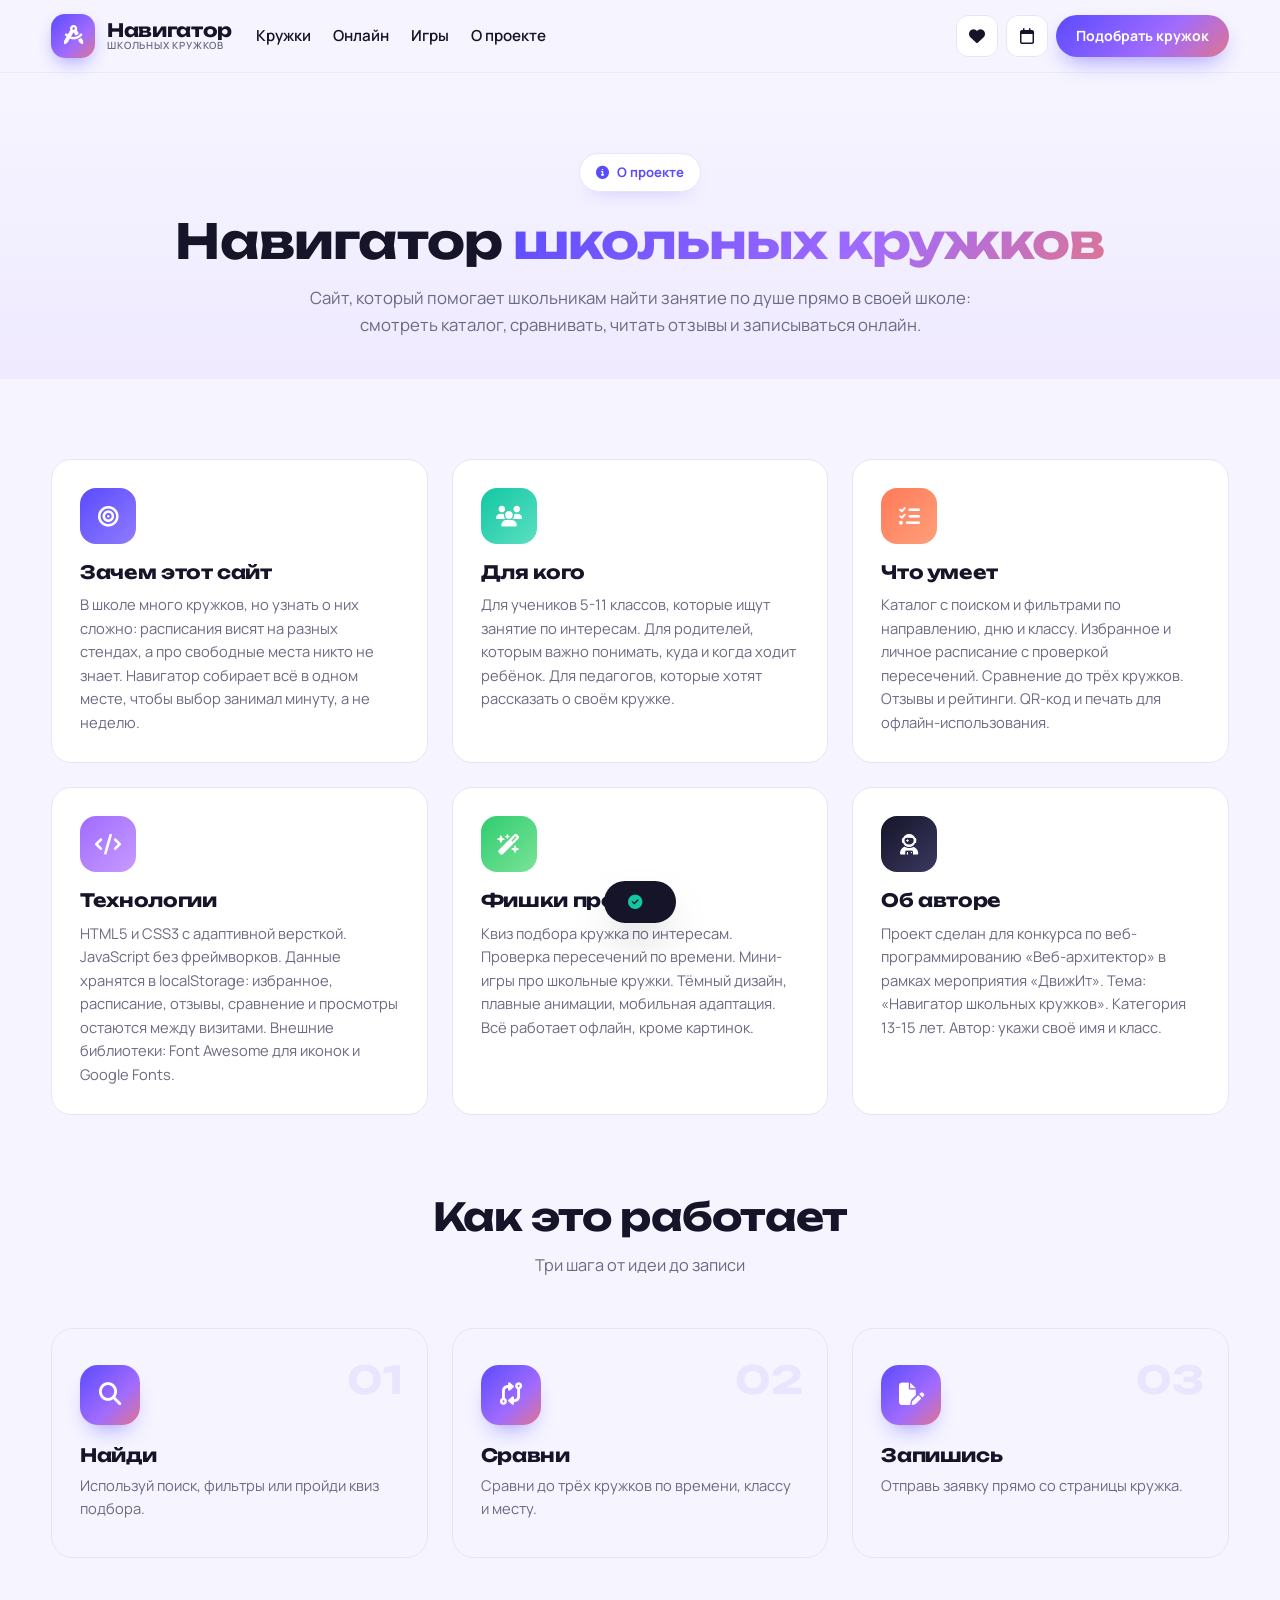
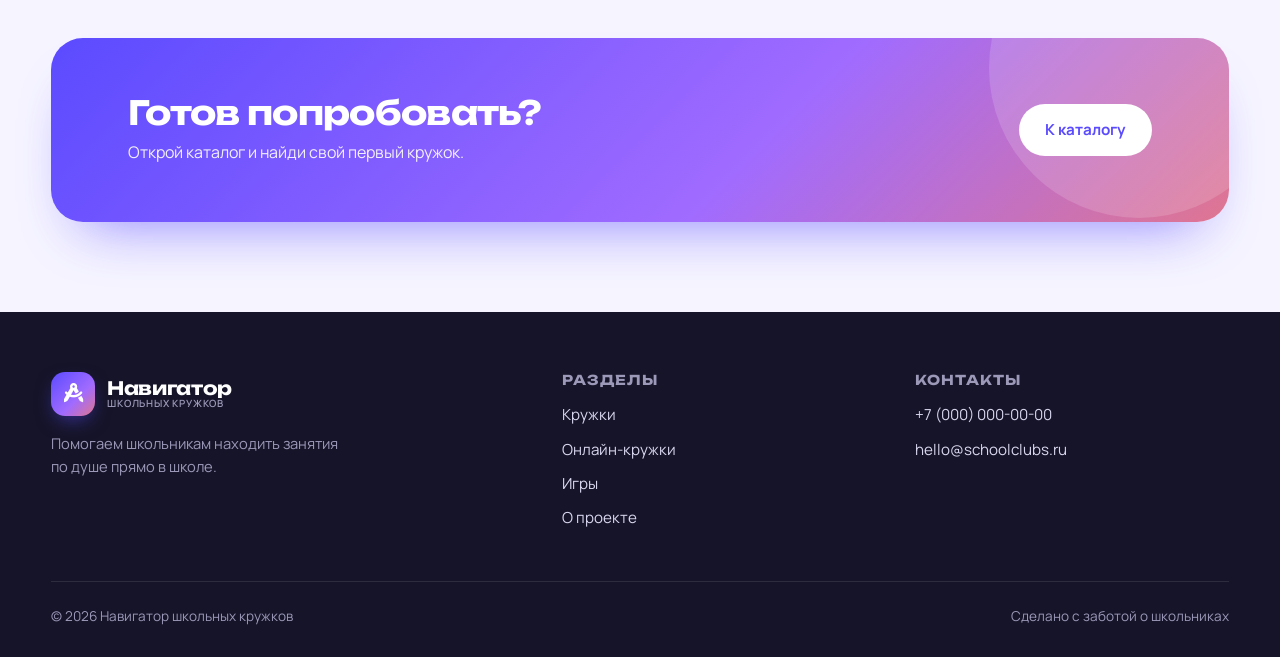
<file: about.html>
<!DOCTYPE html>
<html lang="ru">
<head>
    <meta charset="UTF-8">
    <meta name="viewport" content="width=device-width, initial-scale=1.0">
    <meta name="description" content="О проекте Навигатор школьных кружков: идея, технологии, функции и автор.">
    <title>О проекте - Навигатор</title>
    <link rel="preconnect" href="https://fonts.googleapis.com">
    <link rel="preconnect" href="https://fonts.gstatic.com" crossorigin>
    <link href="https://fonts.googleapis.com/css2?family=Manrope:wght@400;600;700;800&family=Unbounded:wght@500;700&display=swap" rel="stylesheet">
    <link rel="stylesheet" href="https://cdnjs.cloudflare.com/ajax/libs/font-awesome/6.5.0/css/all.min.css">
    <link rel="stylesheet" href="style.css">
</head>
<body>

<header class="header">
    <a href="index.html" class="logo">
        <span class="logo-mark"><i class="fa-solid fa-compass-drafting"></i></span>
        <span class="logo-text">Навигатор<small>школьных кружков</small></span>
    </a>
    <nav class="nav">
        <a href="index.html#catalog">Кружки</a>
        <a href="online.html">Онлайн</a>
        <a href="games.html">Игры</a>
        <a href="about.html">О проекте</a>
    </nav>
    <div class="header-actions">
        <button class="icon-btn count-btn" id="favBtn" aria-label="Избранное" data-count="0"><i class="fa-solid fa-heart"></i></button>
        <button class="icon-btn count-btn" id="scheduleBtn" aria-label="Моё расписание" data-count="0"><i class="fa-regular fa-calendar"></i></button>
        <a href="index.html#quiz" class="btn btn-primary btn-sm">Подобрать кружок</a>
    </div>
    <button class="burger" id="burger" aria-label="Меню"><span></span><span></span><span></span></button>
</header>

<div class="mobile-menu" id="mobileMenu">
    <a href="index.html#catalog">Кружки</a>
    <a href="online.html">Онлайн</a>
    <a href="games.html">Игры</a>
    <a href="about.html">О проекте</a>
    <button class="btn btn-ghost" id="mobileFavBtn" style="margin-top:12px">Избранное</button>
    <button class="btn btn-ghost" id="mobileScheduleBtn" style="margin-top:8px">Моё расписание</button>
</div>

<section class="about-hero">
    <div class="container">
        <span class="eyebrow"><i class="fa-solid fa-circle-info"></i> О проекте</span>
        <h1>Навигатор <span class="grad">школьных кружков</span></h1>
        <p>Сайт, который помогает школьникам найти занятие по душе прямо в своей школе: смотреть каталог, сравнивать, читать отзывы и записываться онлайн.</p>
    </div>
</section>

<section class="section">
    <div class="container">
        <div class="about-grid">
            <div class="about-card">
                <div class="about-icon" style="background:linear-gradient(135deg,#5b4bff,#8f7bff)"><i class="fa-solid fa-bullseye"></i></div>
                <h3>Зачем этот сайт</h3>
                <p>В школе много кружков, но узнать о них сложно: расписания висят на разных стендах, а про свободные места никто не знает. Навигатор собирает всё в одном месте, чтобы выбор занимал минуту, а не неделю.</p>
            </div>
            <div class="about-card">
                <div class="about-icon" style="background:linear-gradient(135deg,#12c7a2,#5be0c2)"><i class="fa-solid fa-users"></i></div>
                <h3>Для кого</h3>
                <p>Для учеников 5-11 классов, которые ищут занятие по интересам. Для родителей, которым важно понимать, куда и когда ходит ребёнок. Для педагогов, которые хотят рассказать о своём кружке.</p>
            </div>
            <div class="about-card">
                <div class="about-icon" style="background:linear-gradient(135deg,#ff7a59,#ff9f7a)"><i class="fa-solid fa-list-check"></i></div>
                <h3>Что умеет</h3>
                <p>Каталог с поиском и фильтрами по направлению, дню и классу. Избранное и личное расписание с проверкой пересечений. Сравнение до трёх кружков. Отзывы и рейтинги. QR-код и печать для офлайн-использования.</p>
            </div>
            <div class="about-card">
                <div class="about-icon" style="background:linear-gradient(135deg,#a06bff,#c79bff)"><i class="fa-solid fa-code"></i></div>
                <h3>Технологии</h3>
                <p>HTML5 и CSS3 с адаптивной версткой. JavaScript без фреймворков. Данные хранятся в localStorage: избранное, расписание, отзывы, сравнение и просмотры остаются между визитами. Внешние библиотеки: Font Awesome для иконок и Google Fonts.</p>
            </div>
            <div class="about-card">
                <div class="about-icon" style="background:linear-gradient(135deg,#2ecc71,#7be495)"><i class="fa-solid fa-wand-magic-sparkles"></i></div>
                <h3>Фишки проекта</h3>
                <p>Квиз подбора кружка по интересам. Проверка пересечений по времени. Мини-игры про школьные кружки. Тёмный дизайн, плавные анимации, мобильная адаптация. Всё работает офлайн, кроме картинок.</p>
            </div>
            <div class="about-card">
                <div class="about-icon" style="background:linear-gradient(135deg,#151428,#3b3960)"><i class="fa-solid fa-user-astronaut"></i></div>
                <h3>Об авторе</h3>
                <p>Проект сделан для конкурса по веб-программированию «Веб-архитектор» в рамках мероприятия «ДвижИт». Тема: «Навигатор школьных кружков». Категория 13-15 лет. Автор: укажи своё имя и класс.</p>
            </div>
        </div>
    </div>
</section>

<section class="section" style="padding-top:0">
    <div class="container">
        <div class="section-head">
            <h2>Как это работает</h2>
            <p>Три шага от идеи до записи</p>
        </div>
        <div class="steps">
            <div class="step">
                <span class="step-num">01</span>
                <div class="step-icon"><i class="fa-solid fa-magnifying-glass"></i></div>
                <h3>Найди</h3>
                <p>Используй поиск, фильтры или пройди квиз подбора.</p>
            </div>
            <div class="step">
                <span class="step-num">02</span>
                <div class="step-icon"><i class="fa-solid fa-code-compare"></i></div>
                <h3>Сравни</h3>
                <p>Сравни до трёх кружков по времени, классу и месту.</p>
            </div>
            <div class="step">
                <span class="step-num">03</span>
                <div class="step-icon"><i class="fa-solid fa-file-pen"></i></div>
                <h3>Запишись</h3>
                <p>Отправь заявку прямо со страницы кружка.</p>
            </div>
        </div>
    </div>
</section>

<section class="cta">
    <div class="container cta-inner">
        <div>
            <h2>Готов попробовать?</h2>
            <p>Открой каталог и найди свой первый кружок.</p>
        </div>
        <div class="cta-btns">
            <a href="index.html#catalog" class="btn btn-light">К каталогу</a>
        </div>
    </div>
</section>

<footer class="footer">
    <div class="container footer-inner">
        <div>
            <a href="index.html" class="logo footer-logo">
                <span class="logo-mark"><i class="fa-solid fa-compass-drafting"></i></span>
                <span class="logo-text">Навигатор<small>школьных кружков</small></span>
            </a>
            <p class="footer-desc">Помогаем школьникам находить занятия по душе прямо в школе.</p>
        </div>
        <div class="footer-links">
            <h4>Разделы</h4>
            <a href="index.html#catalog">Кружки</a>
            <a href="online.html">Онлайн-кружки</a>
            <a href="games.html">Игры</a>
            <a href="about.html">О проекте</a>
        </div>
        <div class="footer-links">
            <h4>Контакты</h4>
            <a href="tel:+70000000000">+7 (000) 000-00-00</a>
            <a href="mailto:hello@schoolclubs.ru">hello@schoolclubs.ru</a>
        </div>
    </div>
    <div class="container footer-bottom">
        <span>© 2026 Навигатор школьных кружков</span>
        <span>Сделано с заботой о школьниках</span>
    </div>
</footer>

<button class="to-top" id="toTop" aria-label="Наверх"><i class="fa-solid fa-arrow-up"></i></button>

<div class="modal" id="modal">
    <div class="modal-card">
        <button class="modal-close" id="modalClose" aria-label="Закрыть"><i class="fa-solid fa-xmark"></i></button>
        <div id="modalBody"></div>
    </div>
</div>

<div class="toast" id="toast"><i class="fa-solid fa-circle-check"></i><span></span></div>

<script src="script.js"></script>
</body>
</html>
</file>
<file: style.css>
/* ===================================
   ПЕРЕМЕННЫЕ И БАЗОВЫЕ СТИЛИ
   =================================== */

:root {
    --bg: #f6f5ff;
    --white: #fff;
    --ink: #151428;
    --muted: #6b6a83;
    --line: #e7e5f4;
    --brand: #5b4bff;
    --brand-2: #8f7bff;
    --accent: #ff7a59;
    --mint: #12c7a2;
    --gold: #f5a623;
    --grad: linear-gradient(135deg, #5b4bff 0%, #a06bff 60%, #ff7a59 120%);
    --shadow: 0 20px 50px -20px rgba(60, 40, 180, .35);
    --shadow-sm: 0 12px 30px -22px rgba(20, 20, 60, .5);
    --radius: 22px;
    --t: .3s cubic-bezier(.2, .8, .2, 1);
}

* {
    margin: 0;
    padding: 0;
    box-sizing: border-box;
}

html {
    scroll-behavior: smooth;
}

body {
    font-family: 'Manrope', system-ui, sans-serif;
    background: var(--bg);
    color: var(--ink);
    line-height: 1.6;
    overflow-x: hidden;
}

h1,
h2,
h3,
h4,
.logo-text {
    font-family: 'Unbounded', 'Manrope', sans-serif;
    font-weight: 700;
    letter-spacing: -.02em;
    line-height: 1.15;
}

a {
    color: inherit;
    text-decoration: none;
}

button {
    font-family: inherit;
    cursor: pointer;
    border: none;
    background: none;
}

img {
    max-width: 100%;
    display: block;
}

.container {
    width: min(1200px, 92%);
    margin-inline: auto;
}

/* ===================================
   КНОПКИ
   =================================== */

.btn {
    display: inline-flex;
    align-items: center;
    justify-content: center;
    gap: 8px;
    padding: 14px 26px;
    border-radius: 999px;
    font-weight: 700;
    font-size: .95rem;
    transition: transform var(--t), box-shadow var(--t), background var(--t);
    white-space: nowrap;
}

.btn-primary {
    background: var(--grad);
    color: #fff;
    box-shadow: 0 10px 25px -8px rgba(91, 75, 255, .6);
}

.btn-primary:hover {
    transform: translateY(-3px);
    box-shadow: 0 16px 30px -8px rgba(91, 75, 255, .7);
}

.btn-primary:disabled {
    opacity: .6;
    cursor: default;
    transform: none;
    box-shadow: none;
}

.btn-ghost {
    background: #fff;
    color: var(--brand);
    border: 1.5px solid var(--line);
}

.btn-ghost:hover {
    border-color: var(--brand);
    transform: translateY(-2px);
}

.btn-ghost:disabled {
    opacity: .6;
    cursor: default;
}

.btn-light {
    background: #fff;
    color: var(--brand);
}

.btn-light:hover {
    transform: translateY(-3px);
    box-shadow: 0 15px 30px -10px rgba(0, 0, 0, .3);
}

.btn-light:disabled {
    opacity: .6;
    cursor: default;
    transform: none;
}

.btn-outline-light {
    background: transparent;
    color: #fff;
    border: 1.5px solid rgba(255, 255, 255, .6);
}

.btn-outline-light:hover {
    background: rgba(255, 255, 255, .15);
    border-color: #fff;
}

.btn-sm {
    padding: 10px 20px;
    font-size: .88rem;
}

.btn-block {
    width: 100%;
}

/* ===================================
   ШАПКА
   =================================== */

.header {
    position: sticky;
    top: 0;
    z-index: 50;
    display: flex;
    align-items: center;
    gap: 24px;
    padding: 14px 4%;
    background: rgba(246, 245, 255, .85);
    backdrop-filter: blur(14px);
    border-bottom: 1px solid rgba(231, 229, 244, .6);
}

.logo {
    display: flex;
    align-items: center;
    gap: 12px;
    flex-shrink: 0;
}

.logo-mark {
    width: 44px;
    height: 44px;
    border-radius: 14px;
    display: grid;
    place-items: center;
    background: var(--grad);
    color: #fff;
    font-size: 1.2rem;
    box-shadow: 0 8px 20px -6px rgba(91, 75, 255, .6);
    animation: bob 4s ease-in-out infinite;
}

@keyframes bob {
    0%, 100% {
        transform: translateY(0);
    }
    50% {
        transform: translateY(-4px);
    }
}

.logo-text {
    font-size: 1.15rem;
    display: flex;
    flex-direction: column;
    line-height: 1.05;
}

.logo-text small {
    font-family: 'Manrope';
    font-size: .62rem;
    font-weight: 600;
    color: var(--muted);
    letter-spacing: .08em;
    text-transform: uppercase;
}

.nav {
    display: flex;
    gap: 22px;
}

.nav a {
    font-weight: 600;
    font-size: .95rem;
    position: relative;
    color: var(--ink);
}

.nav a::after {
    content: '';
    position: absolute;
    left: 0;
    bottom: -6px;
    height: 2px;
    width: 0;
    background: var(--brand);
    transition: width var(--t);
    border-radius: 2px;
}

.nav a:hover::after {
    width: 100%;
}

.header-actions {
    display: flex;
    align-items: center;
    gap: 8px;
    margin-left: auto;
}

.icon-btn {
    width: 42px;
    height: 42px;
    border-radius: 12px;
    background: var(--white);
    border: 1.5px solid var(--line);
    color: var(--ink);
    display: grid;
    place-items: center;
    font-size: 1rem;
    transition: var(--t);
    position: relative;
    flex-shrink: 0;
}

.icon-btn:hover {
    border-color: var(--brand);
    color: var(--brand);
    transform: translateY(-2px);
}

.count-btn::after {
    content: attr(data-count);
    position: absolute;
    top: -6px;
    right: -6px;
    background: var(--accent);
    color: #fff;
    font-size: .65rem;
    font-weight: 800;
    width: 18px;
    height: 18px;
    border-radius: 50%;
    display: none;
    place-items: center;
    border: 2px solid var(--bg);
    line-height: 1;
}

.count-btn.has-items::after {
    display: grid;
}

.burger {
    display: none;
    flex-direction: column;
    gap: 5px;
    padding: 8px;
}

.burger span {
    width: 24px;
    height: 2px;
    background: var(--ink);
    border-radius: 2px;
    transition: var(--t);
}

.burger.open span:nth-child(1) {
    transform: translateY(7px) rotate(45deg);
}

.burger.open span:nth-child(2) {
    opacity: 0;
}

.burger.open span:nth-child(3) {
    transform: translateY(-7px) rotate(-45deg);
}

.mobile-menu {
    display: none;
    position: fixed;
    inset: 64px 0 auto 0;
    z-index: 49;
    background: #fff;
    flex-direction: column;
    gap: 4px;
    padding: 16px 6%;
    box-shadow: 0 20px 40px -20px rgba(0, 0, 0, .2);
    transform: translateY(-120%);
    transition: transform var(--t);
    max-height: calc(100vh - 64px);
    overflow-y: auto;
}

.mobile-menu.open {
    transform: translateY(0);
}

.mobile-menu a {
    padding: 14px 0;
    font-weight: 700;
    border-bottom: 1px solid var(--line);
}

.mobile-menu .btn {
    margin-top: 12px;
    border-bottom: none;
}

/* ===================================
   ГЛАВНЫЙ ЭКРАН
   =================================== */

.hero {
    position: relative;
    padding: 70px 0 90px;
    overflow: hidden;
}

.hero-online {
    padding-bottom: 60px;
}

.hero-bg {
    position: absolute;
    inset: 0;
    z-index: 0;
}

.blob {
    position: absolute;
    border-radius: 50%;
    filter: blur(90px);
    opacity: .55;
}

.blob-1 {
    width: 420px;
    height: 420px;
    background: #c3b8ff;
    top: -120px;
    left: -100px;
    animation: drift 14s ease-in-out infinite;
}

.blob-2 {
    width: 360px;
    height: 360px;
    background: #ffc9b8;
    bottom: -120px;
    right: -60px;
    animation: drift 18s ease-in-out infinite reverse;
}

.blob-3 {
    width: 280px;
    height: 280px;
    background: #b8f0e2;
    top: 40%;
    right: 30%;
    animation: drift 20s ease-in-out infinite;
}

@keyframes drift {
    0%, 100% {
        transform: translate(0, 0) scale(1);
    }
    50% {
        transform: translate(40px, -30px) scale(1.1);
    }
}

.hero-inner {
    position: relative;
    z-index: 1;
    display: grid;
    grid-template-columns: 1.2fr .8fr;
    gap: 50px;
    align-items: center;
}

.eyebrow {
    display: inline-flex;
    align-items: center;
    gap: 8px;
    background: #fff;
    border: 1px solid var(--line);
    padding: 8px 16px;
    border-radius: 999px;
    font-size: .82rem;
    font-weight: 700;
    color: var(--brand);
    margin-bottom: 22px;
    box-shadow: 0 8px 20px -14px rgba(91, 75, 255, .5);
}

.eyebrow.light {
    background: rgba(255, 255, 255, .2);
    border-color: rgba(255, 255, 255, .3);
    color: #fff;
}

.hero h1 {
    font-size: clamp(2.1rem, 4.4vw, 3.6rem);
    margin-bottom: 20px;
}

.grad {
    background: var(--grad);
    -webkit-background-clip: text;
    background-clip: text;
    -webkit-text-fill-color: transparent;
}

.hero p {
    color: var(--muted);
    font-size: 1.1rem;
    max-width: 520px;
    margin-bottom: 30px;
}

.hero-perks {
    display: flex;
    flex-wrap: wrap;
    gap: 14px;
    margin-top: 6px;
}

.hero-perks span {
    display: inline-flex;
    align-items: center;
    gap: 8px;
    background: #fff;
    padding: 8px 16px;
    border-radius: 999px;
    font-size: .85rem;
    font-weight: 700;
    box-shadow: 0 8px 20px -16px rgba(0, 0, 0, .3);
}

.hero-perks i {
    color: var(--mint);
}

.search {
    display: flex;
    align-items: center;
    gap: 12px;
    background: #fff;
    padding: 8px 8px 8px 20px;
    border-radius: 999px;
    max-width: 560px;
    box-shadow: var(--shadow);
    transition: transform var(--t);
}

.search:focus-within {
    transform: scale(1.01);
}

.search i {
    color: var(--muted);
}

.search input {
    flex: 1;
    border: none;
    outline: none;
    font-family: inherit;
    font-size: 1rem;
    background: transparent;
    min-width: 0;
}

.search-sm {
    padding: 6px 6px 6px 16px;
    max-width: 320px;
    box-shadow: 0 10px 25px -18px rgba(0, 0, 0, .4);
    border: 1px solid var(--line);
}

.search-sm input {
    font-size: .9rem;
}

.search-sm .btn {
    padding: 10px 18px;
    font-size: .85rem;
}

.hero-stats {
    display: flex;
    gap: 44px;
    margin-top: 44px;
}

.hero-stats b {
    font-family: 'Unbounded';
    font-size: 1.9rem;
    display: block;
    color: var(--brand);
}

.hero-stats span {
    font-size: .85rem;
    color: var(--muted);
    font-weight: 600;
}

.hero-card {
    background: #fff;
    border-radius: var(--radius);
    padding: 24px;
    box-shadow: var(--shadow);
    position: relative;
    animation: float 6s ease-in-out infinite;
}

@keyframes float {
    0%, 100% {
        transform: translateY(0);
    }
    50% {
        transform: translateY(-12px);
    }
}

.hero-card-top {
    display: flex;
    justify-content: space-between;
    align-items: center;
    margin-bottom: 14px;
}

.hero-card-img {
    border-radius: 14px;
    overflow: hidden;
    margin-bottom: 16px;
    aspect-ratio: 2 / 1;
}

.hero-card-img img {
    width: 100%;
    height: 100%;
    object-fit: cover;
}

.pill {
    background: #efeaff;
    color: var(--brand);
    font-size: .75rem;
    font-weight: 800;
    padding: 6px 12px;
    border-radius: 999px;
    text-transform: uppercase;
    letter-spacing: .05em;
}

.rating {
    color: var(--gold);
    font-weight: 800;
    font-size: .9rem;
}

.hero-card h3 {
    font-size: 1.25rem;
    margin-bottom: 10px;
}

.hero-card p {
    color: var(--muted);
    font-size: .92rem;
    margin-bottom: 16px;
}

.hero-card-tags {
    display: flex;
    gap: 8px;
    flex-wrap: wrap;
    margin-bottom: 22px;
}

.hero-card-tags span {
    background: var(--bg);
    padding: 6px 12px;
    border-radius: 999px;
    font-size: .78rem;
    font-weight: 700;
    color: var(--muted);
}

.hero-card-foot {
    display: flex;
    justify-content: space-between;
    align-items: center;
    padding-top: 18px;
    border-top: 1px solid var(--line);
}

.online-tag {
    display: inline-flex;
    align-items: center;
    gap: 8px;
    background: #e9fbf5;
    color: #0a9c7f;
    font-weight: 800;
    font-size: .82rem;
    padding: 8px 14px;
    border-radius: 999px;
}

.avatars {
    display: flex;
}

.avatars span {
    width: 32px;
    height: 32px;
    border-radius: 50%;
    background: var(--grad);
    color: #fff;
    display: grid;
    place-items: center;
    font-size: .75rem;
    font-weight: 800;
    border: 2px solid #fff;
    margin-left: -8px;
}

.avatars span:first-child {
    margin-left: 0;
}

.avatars span:last-child {
    background: var(--ink);
}

/* ===================================
   СЕКЦИИ
   =================================== */

.section {
    padding: 80px 0;
}

.section-head {
    text-align: center;
    max-width: 600px;
    margin: 0 auto 50px;
}

.section-head h2 {
    font-size: clamp(1.7rem, 3vw, 2.4rem);
    margin-bottom: 12px;
}

.section-head p {
    color: var(--muted);
    font-size: 1.02rem;
}

/* ===================================
   НАПРАВЛЕНИЯ И КАТАЛОГ
   =================================== */

.chips {
    display: flex;
    flex-wrap: wrap;
    justify-content: center;
    gap: 10px;
}

.chip {
    padding: 11px 22px;
    border-radius: 999px;
    background: #fff;
    border: 1.5px solid var(--line);
    font-weight: 700;
    font-size: .9rem;
    color: var(--ink);
    transition: var(--t);
    display: inline-flex;
    align-items: center;
    gap: 8px;
}

.chip:hover {
    border-color: var(--brand);
    color: var(--brand);
    transform: translateY(-2px);
}

.chip.active {
    background: var(--grad);
    color: #fff;
    border-color: transparent;
    box-shadow: 0 10px 22px -10px rgba(91, 75, 255, .6);
}

.chip-online {
    border-color: #bcefe1;
}

.chip-online i {
    color: var(--mint);
}

.chip-online.active i {
    color: #fff;
}

.catalog-head {
    display: flex;
    justify-content: space-between;
    align-items: flex-end;
    gap: 20px;
    flex-wrap: wrap;
    margin-bottom: 36px;
}

.catalog-head h2 {
    font-size: clamp(1.7rem, 3vw, 2.4rem);
}

.catalog-tools {
    display: flex;
    gap: 12px;
    align-items: center;
    flex-wrap: wrap;
}

.select {
    padding: 12px 18px;
    border-radius: 999px;
    border: 1.5px solid var(--line);
    background: #fff;
    font-family: inherit;
    font-weight: 700;
    font-size: .9rem;
    color: var(--ink);
    outline: none;
    cursor: pointer;
}

.select:focus {
    border-color: var(--brand);
}

.grid {
    display: grid;
    grid-template-columns: repeat(auto-fill, minmax(300px, 1fr));
    gap: 24px;
}

/* ===================================
   КАРТОЧКА КРУЖКА
   =================================== */

.card {
    background: #fff;
    border-radius: var(--radius);
    overflow: hidden;
    box-shadow: var(--shadow-sm);
    transition: transform var(--t), box-shadow var(--t);
    display: flex;
    flex-direction: column;
    opacity: 0;
    transform: translateY(24px);
    animation: cardIn .55s forwards;
}

@keyframes cardIn {
    to {
        opacity: 1;
        transform: translateY(0);
    }
}

.card:hover {
    transform: translateY(-8px);
    box-shadow: 0 30px 50px -25px rgba(60, 40, 180, .45);
}

.card-media {
    height: 190px;
    position: relative;
    overflow: hidden;
}

.card-media img {
    width: 100%;
    height: 100%;
    object-fit: cover;
    transition: transform .5s ease;
}

.card:hover .card-media img {
    transform: scale(1.08);
}

.card-media::after {
    content: '';
    position: absolute;
    inset: 0;
    background: linear-gradient(to top, rgba(0, 0, 0, .45), transparent);
    pointer-events: none;
}

.card-badge {
    position: absolute;
    top: 14px;
    left: 14px;
    z-index: 2;
    background: rgba(255, 255, 255, .95);
    color: var(--brand);
    font-size: .72rem;
    font-weight: 800;
    padding: 6px 12px;
    border-radius: 999px;
    text-transform: uppercase;
    letter-spacing: .05em;
}

.card-online {
    position: absolute;
    bottom: 14px;
    left: 14px;
    z-index: 2;
    background: #e9fbf5;
    color: #0a9c7f;
    font-size: .72rem;
    font-weight: 800;
    padding: 6px 12px;
    border-radius: 999px;
    display: inline-flex;
    align-items: center;
    gap: 6px;
}

.card-popular {
    position: absolute;
    bottom: 14px;
    right: 14px;
    z-index: 2;
    background: linear-gradient(135deg, #ff9f43, #ffc078);
    color: #fff;
    font-size: .72rem;
    font-weight: 800;
    padding: 6px 12px;
    border-radius: 999px;
    display: inline-flex;
    align-items: center;
    gap: 6px;
    animation: fireGlow 2s ease-in-out infinite;
}

@keyframes fireGlow {
    0%, 100% {
        box-shadow: 0 4px 12px rgba(255, 159, 67, .4);
    }
    50% {
        box-shadow: 0 4px 20px rgba(255, 159, 67, .8);
    }
}

.card-rating {
    position: absolute;
    top: 14px;
    right: 14px;
    z-index: 2;
    background: rgba(0, 0, 0, .55);
    color: #fff;
    font-size: .78rem;
    font-weight: 800;
    padding: 6px 10px;
    border-radius: 999px;
}

.card-body {
    padding: 22px;
    display: flex;
    flex-direction: column;
    flex: 1;
}

.card-body h3 {
    font-size: 1.15rem;
    margin-bottom: 8px;
}

.card-slogan {
    color: var(--accent);
    font-weight: 700;
    font-size: .85rem;
    font-style: italic;
    margin-bottom: 12px;
}

.card-desc {
    color: var(--muted);
    font-size: .9rem;
    margin-bottom: 16px;
    flex: 1;
}

.card-meta {
    display: flex;
    flex-direction: column;
    gap: 7px;
    font-size: .85rem;
    color: var(--muted);
    margin-bottom: 18px;
}

.card-meta div {
    display: flex;
    align-items: center;
    gap: 9px;
}

.card-meta i {
    color: var(--brand);
    width: 16px;
    text-align: center;
}

.card-foot {
    display: flex;
    justify-content: space-between;
    align-items: center;
    gap: 10px;
    padding-top: 16px;
    border-top: 1px solid var(--line);
    margin-top: auto;
}

.seats {
    font-size: .8rem;
    font-weight: 800;
}

.seats.free {
    color: var(--mint);
}

.seats.low {
    color: var(--accent);
}

.card-btns {
    display: flex;
    gap: 8px;
}

.card-btns .btn {
    padding: 9px 16px;
    font-size: .83rem;
}

.empty {
    text-align: center;
    padding: 60px 20px;
    color: var(--muted);
}

.empty i {
    font-size: 3rem;
    margin-bottom: 16px;
    color: #c9c5e8;
}

.empty p {
    margin-bottom: 20px;
}

/* ===================================
   КАК ЭТО РАБОТАЕТ
   =================================== */

.how {
    background: #fff;
}

.steps {
    display: grid;
    grid-template-columns: repeat(3, 1fr);
    gap: 24px;
}

.step {
    position: relative;
    padding: 36px 28px;
    border-radius: var(--radius);
    background: var(--bg);
    border: 1px solid var(--line);
    transition: var(--t);
}

.step:hover {
    transform: translateY(-6px);
    box-shadow: var(--shadow);
    background: #fff;
}

.step-num {
    position: absolute;
    top: 20px;
    right: 24px;
    font-family: 'Unbounded';
    font-size: 2.4rem;
    color: #e9e5ff;
    font-weight: 700;
}

.step-icon {
    width: 60px;
    height: 60px;
    border-radius: 18px;
    background: var(--grad);
    color: #fff;
    display: grid;
    place-items: center;
    font-size: 1.4rem;
    margin-bottom: 20px;
    box-shadow: 0 12px 25px -12px rgba(91, 75, 255, .7);
}

.step h3 {
    font-size: 1.15rem;
    margin-bottom: 8px;
}

.step p {
    color: var(--muted);
    font-size: .92rem;
}

/* ===================================
   ДОСТИЖЕНИЯ
   =================================== */

.achievements {
    background: #fff;
}

.ach-grid {
    display: grid;
    grid-template-columns: repeat(4, 1fr);
    gap: 20px;
}

.ach-card {
    background: var(--bg);
    border-radius: 20px;
    padding: 28px 22px;
    text-align: center;
    border: 1px solid var(--line);
    transition: var(--t);
}

.ach-card:hover {
    transform: translateY(-6px);
    box-shadow: var(--shadow);
    background: #fff;
}

.ach-icon {
    width: 56px;
    height: 56px;
    border-radius: 16px;
    display: grid;
    place-items: center;
    color: #fff;
    font-size: 1.3rem;
    margin: 0 auto 16px;
}

.ach-card b {
    display: block;
    font-family: 'Unbounded';
    font-size: 2rem;
    color: var(--brand);
    margin-bottom: 6px;
}

.ach-card span {
    font-size: .85rem;
    color: var(--muted);
    font-weight: 600;
}

/* ===================================
   ОТЗЫВЫ
   =================================== */

.reviews-grid {
    display: grid;
    grid-template-columns: repeat(3, 1fr);
    gap: 24px;
}

.review {
    background: #fff;
    border-radius: 20px;
    padding: 26px;
    box-shadow: 0 12px 30px -24px rgba(20, 20, 60, .4);
    border: 1px solid var(--line);
}

.review-head {
    display: flex;
    align-items: center;
    gap: 12px;
    margin-bottom: 14px;
}

.review-avatar {
    width: 44px;
    height: 44px;
    border-radius: 50%;
    background: var(--grad);
    color: #fff;
    display: grid;
    place-items: center;
    font-family: 'Unbounded';
    font-weight: 700;
    font-size: 1.05rem;
    flex-shrink: 0;
}

.review-head b {
    display: block;
    font-size: .95rem;
    line-height: 1.2;
}

.review-head span {
    font-size: .78rem;
    color: var(--muted);
}

.review-stars {
    color: var(--gold);
    font-size: .85rem;
    margin-bottom: 12px;
}

.review p {
    font-size: .92rem;
    color: var(--muted);
}

/* ===================================
   FAQ
   =================================== */

.accordion {
    max-width: 760px;
    margin: 0 auto;
    display: flex;
    flex-direction: column;
    gap: 12px;
}

.acc-item {
    background: #fff;
    border-radius: 16px;
    border: 1px solid var(--line);
    overflow: hidden;
    transition: box-shadow var(--t);
}

.acc-item.open {
    box-shadow: var(--shadow);
}

.acc-head {
    width: 100%;
    display: flex;
    justify-content: space-between;
    align-items: center;
    gap: 16px;
    padding: 20px 24px;
    font-weight: 700;
    font-size: 1rem;
    text-align: left;
    color: var(--ink);
}

.acc-head i {
    color: var(--brand);
    transition: transform var(--t);
}

.acc-item.open .acc-head i {
    transform: rotate(180deg);
}

.acc-body {
    max-height: 0;
    overflow: hidden;
    transition: max-height var(--t);
}

.acc-body p {
    padding: 0 24px 22px;
    color: var(--muted);
    font-size: .95rem;
}

/* ===================================
   КВИЗ НА ГЛАВНОЙ
   =================================== */

.quiz-section {
    padding-top: 0;
    margin-top: -40px;
    position: relative;
    z-index: 2;
}

.quiz-wrap {
    background: var(--grad);
    border-radius: 32px;
    display: grid;
    grid-template-columns: 1fr .9fr;
    gap: 40px;
    padding: 56px 6%;
    color: #fff;
    box-shadow: 0 30px 70px -30px rgba(91, 75, 255, .7);
    position: relative;
    overflow: hidden;
}

.quiz-wrap::before {
    content: '';
    position: absolute;
    width: 320px;
    height: 320px;
    border-radius: 50%;
    background: rgba(255, 255, 255, .15);
    top: -140px;
    right: -60px;
}

.quiz-side {
    position: relative;
    z-index: 1;
}

.quiz-side h2 {
    font-size: clamp(1.7rem, 2.8vw, 2.4rem);
    margin-bottom: 14px;
}

.quiz-side p {
    opacity: .92;
    margin-bottom: 20px;
    max-width: 400px;
}

.quiz-perks {
    list-style: none;
    display: flex;
    flex-direction: column;
    gap: 10px;
    margin-bottom: 26px;
}

.quiz-perks li {
    display: flex;
    align-items: center;
    gap: 10px;
    font-weight: 600;
}

.quiz-perks i {
    background: rgba(255, 255, 255, .25);
    width: 26px;
    height: 26px;
    border-radius: 50%;
    display: grid;
    place-items: center;
    font-size: .7rem;
}

.quiz-preview {
    position: relative;
    z-index: 1;
    display: flex;
    flex-direction: column;
    gap: 14px;
}

.quiz-card-demo {
    background: #fff;
    color: var(--ink);
    border-radius: 16px;
    padding: 18px 20px;
    box-shadow: 0 20px 40px -20px rgba(0, 0, 0, .35);
}

.q-tag {
    font-size: .7rem;
    text-transform: uppercase;
    letter-spacing: .06em;
    font-weight: 800;
    color: var(--brand);
    background: #efeaff;
    padding: 4px 10px;
    border-radius: 999px;
    display: inline-block;
    margin-bottom: 8px;
}

.quiz-card-demo p {
    font-weight: 700;
    font-size: .98rem;
    margin-bottom: 12px;
}

.q-options-demo {
    display: flex;
    flex-wrap: wrap;
    gap: 8px;
}

.q-options-demo span {
    background: var(--bg);
    padding: 7px 14px;
    border-radius: 999px;
    font-size: .82rem;
    font-weight: 600;
}

.q1 {
    transform: rotate(-2deg);
    animation: cardFloat 5s ease-in-out infinite;
}

.q2 {
    transform: rotate(1.5deg);
    margin-left: 24px;
    animation: cardFloat 5s ease-in-out .8s infinite;
}

.q3 {
    transform: rotate(-1deg);
    animation: cardFloat 5s ease-in-out 1.6s infinite;
}

.q3 p {
    margin: 0;
    color: #0a9c7f;
    display: flex;
    align-items: center;
    gap: 8px;
}

@keyframes cardFloat {
    0%, 100% {
        transform: translateY(0) rotate(-2deg);
    }
    50% {
        transform: translateY(-6px) rotate(-2deg);
    }
}

/* ===================================
   БАННЕР ИГР
   =================================== */

.games-teaser {
    padding: 0;
}

.games-banner {
    background: linear-gradient(135deg, #151428 0%, #3b3960 100%);
    border-radius: 32px;
    padding: 56px 6%;
    display: grid;
    grid-template-columns: 1.2fr .8fr;
    gap: 40px;
    align-items: center;
    color: #fff;
    position: relative;
    overflow: hidden;
}

.games-banner::before {
    content: '';
    position: absolute;
    width: 400px;
    height: 400px;
    border-radius: 50%;
    background: rgba(91, 75, 255, .3);
    filter: blur(60px);
    top: -150px;
    right: -100px;
}

.games-banner-text {
    position: relative;
    z-index: 1;
}

.games-banner-text h2 {
    font-size: clamp(1.7rem, 2.8vw, 2.4rem);
    margin-bottom: 14px;
}

.games-banner-text p {
    opacity: .85;
    margin-bottom: 26px;
    max-width: 440px;
}

.games-banner-cards {
    position: relative;
    z-index: 1;
    display: flex;
    flex-direction: column;
    gap: 14px;
}

.game-mini-card {
    background: rgba(255, 255, 255, .1);
    backdrop-filter: blur(10px);
    border: 1px solid rgba(255, 255, 255, .15);
    border-radius: 18px;
    padding: 22px;
    display: flex;
    align-items: center;
    gap: 16px;
    font-weight: 700;
    transition: var(--t);
}

.game-mini-card:hover {
    background: rgba(255, 255, 255, .18);
    transform: translateX(6px);
}

.game-mini-card i {
    width: 48px;
    height: 48px;
    border-radius: 14px;
    background: var(--grad);
    display: grid;
    place-items: center;
    font-size: 1.3rem;
}

/* ===================================
   CTA
   =================================== */

.cta {
    padding: 0 0 90px;
}

.cta-inner {
    background: var(--grad);
    border-radius: 32px;
    padding: 56px 6%;
    display: flex;
    justify-content: space-between;
    align-items: center;
    gap: 30px;
    flex-wrap: wrap;
    color: #fff;
    box-shadow: 0 30px 60px -30px rgba(91, 75, 255, .7);
    position: relative;
    overflow: hidden;
}

.cta-inner::before {
    content: '';
    position: absolute;
    width: 300px;
    height: 300px;
    border-radius: 50%;
    background: rgba(255, 255, 255, .15);
    top: -120px;
    right: -60px;
}

.cta-inner h2 {
    font-size: clamp(1.5rem, 2.6vw, 2.2rem);
    margin-bottom: 8px;
    position: relative;
}

.cta-inner p {
    opacity: .9;
    position: relative;
}

.cta-btns {
    display: flex;
    gap: 12px;
    flex-wrap: wrap;
    position: relative;
}

/* ===================================
   ФУТЕР
   =================================== */

.footer {
    background: #151428;
    color: #fff;
    padding: 60px 0 30px;
}

.footer-inner {
    display: grid;
    grid-template-columns: 1.5fr 1fr 1fr;
    gap: 40px;
    margin-bottom: 40px;
}

.footer-logo .logo-mark {
    animation: none;
}

.footer-logo .logo-text small {
    color: #9b98b8;
}

.footer-desc {
    color: #9b98b8;
    margin-top: 16px;
    font-size: .92rem;
    max-width: 300px;
}

.footer-links h4 {
    font-size: .85rem;
    text-transform: uppercase;
    letter-spacing: .08em;
    color: #9b98b8;
    margin-bottom: 16px;
}

.footer-links a {
    display: block;
    margin-bottom: 10px;
    color: #d8d6ee;
    font-size: .95rem;
    transition: color var(--t);
}

.footer-links a:hover {
    color: #fff;
}

.footer-bottom {
    border-top: 1px solid rgba(255, 255, 255, .1);
    padding-top: 24px;
    display: flex;
    justify-content: space-between;
    gap: 16px;
    flex-wrap: wrap;
    font-size: .85rem;
    color: #9b98b8;
}

/* ===================================
   МОДАЛКА
   =================================== */

.modal {
    position: fixed;
    inset: 0;
    z-index: 100;
    display: none;
    place-items: center;
    padding: 20px;
    background: rgba(20, 20, 50, .55);
    backdrop-filter: blur(6px);
}

.modal.open {
    display: grid;
}

.modal-card {
    background: #fff;
    border-radius: 24px;
    padding: 36px;
    width: min(560px, 100%);
    position: relative;
    max-height: 90vh;
    overflow-y: auto;
    animation: modalIn .35s cubic-bezier(.2, .8, .2, 1);
}

@keyframes modalIn {
    from {
        opacity: 0;
        transform: translateY(24px) scale(.97);
    }
    to {
        opacity: 1;
        transform: none;
    }
}

.modal-close {
    position: absolute;
    top: 16px;
    right: 16px;
    width: 36px;
    height: 36px;
    border-radius: 50%;
    background: var(--bg);
    display: grid;
    place-items: center;
    font-size: 1rem;
    color: var(--muted);
    transition: var(--t);
    z-index: 3;
}

.modal-close:hover {
    background: var(--accent);
    color: #fff;
    transform: rotate(90deg);
}

.modal-card h2 {
    font-size: 1.5rem;
    margin-bottom: 8px;
    padding-right: 40px;
}

.modal-card .modal-sub {
    color: var(--muted);
    margin-bottom: 24px;
    font-size: .95rem;
}

/* ===================================
   ФОРМЫ
   =================================== */

.form-group {
    margin-bottom: 16px;
}

.form-group label {
    display: block;
    font-weight: 700;
    font-size: .85rem;
    margin-bottom: 6px;
}

.form-group input,
.form-group select,
.form-group textarea {
    width: 100%;
    padding: 13px 16px;
    border-radius: 12px;
    border: 1.5px solid var(--line);
    font-family: inherit;
    font-size: .95rem;
    outline: none;
    transition: border-color var(--t);
    background: #fbfaff;
    color: var(--ink);
}

.form-group input:focus,
.form-group select:focus,
.form-group textarea:focus {
    border-color: var(--brand);
    background: #fff;
}

.form-group textarea {
    resize: vertical;
    min-height: 80px;
}

.form-row {
    display: grid;
    grid-template-columns: 1fr 1fr;
    gap: 12px;
}

.form-note {
    font-size: .8rem;
    color: var(--muted);
    margin: 14px 0 18px;
    text-align: center;
}

.success-box {
    text-align: center;
    padding: 20px 0;
}

.success-box .success-icon {
    width: 80px;
    height: 80px;
    border-radius: 50%;
    background: linear-gradient(135deg, #12c7a2, #4ee0c0);
    color: #fff;
    display: grid;
    place-items: center;
    font-size: 2.2rem;
    margin: 0 auto 22px;
    animation: pop .5s cubic-bezier(.2, 1.6, .5, 1);
}

@keyframes pop {
    0% {
        transform: scale(0);
    }
    100% {
        transform: scale(1);
    }
}

.success-box h2 {
    margin-bottom: 10px;
}

.success-box p {
    color: var(--muted);
    margin-bottom: 24px;
}

/* ===================================
   КВИЗ В МОДАЛКЕ
   =================================== */

.quiz-progress {
    height: 6px;
    background: var(--bg);
    border-radius: 999px;
    overflow: hidden;
    margin-bottom: 22px;
}

.quiz-progress span {
    display: block;
    height: 100%;
    background: var(--grad);
    width: 0;
    transition: width .35s ease;
}

.quiz-step-label {
    font-size: .8rem;
    font-weight: 800;
    color: var(--muted);
    text-transform: uppercase;
    letter-spacing: .06em;
    margin-bottom: 10px;
}

.quiz-q {
    font-size: 1.35rem;
    margin-bottom: 20px;
    line-height: 1.3;
}

.quiz-options {
    display: flex;
    flex-direction: column;
    gap: 10px;
}

.quiz-option {
    display: flex;
    align-items: center;
    gap: 14px;
    padding: 15px 18px;
    border: 1.5px solid var(--line);
    border-radius: 14px;
    background: #fff;
    text-align: left;
    font-weight: 600;
    font-size: .95rem;
    transition: var(--t);
    color: var(--ink);
}

.quiz-option:hover {
    border-color: var(--brand);
    background: #f7f5ff;
    transform: translateX(4px);
}

.quiz-option .opt-emoji {
    font-size: 1.4rem;
    flex-shrink: 0;
    color: var(--brand);
}

.quiz-back {
    margin-top: 16px;
    font-size: .85rem;
    font-weight: 700;
    color: var(--muted);
    display: inline-flex;
    align-items: center;
    gap: 8px;
}

.quiz-back:hover {
    color: var(--brand);
}

.quiz-result {
    text-align: center;
}

.quiz-result .result-icon {
    width: 80px;
    height: 80px;
    border-radius: 50%;
    background: var(--grad);
    color: #fff;
    display: grid;
    place-items: center;
    font-size: 2rem;
    margin: 0 auto 18px;
    animation: pop .5s cubic-bezier(.2, 1.6, .5, 1);
}

.quiz-result h2 {
    margin-bottom: 8px;
}

.quiz-result > p {
    color: var(--muted);
    margin-bottom: 24px;
}

.quiz-results-list {
    display: flex;
    flex-direction: column;
    gap: 12px;
    text-align: left;
    margin-bottom: 20px;
}

.quiz-result-item {
    display: flex;
    gap: 14px;
    align-items: center;
    padding: 14px;
    border-radius: 14px;
    border: 1.5px solid var(--line);
    transition: var(--t);
    text-decoration: none;
    color: inherit;
}

.quiz-result-item:hover {
    border-color: var(--brand);
    background: #f7f5ff;
}

.quiz-result-img {
    width: 56px;
    height: 56px;
    border-radius: 12px;
    overflow: hidden;
    flex-shrink: 0;
}

.quiz-result-img img {
    width: 100%;
    height: 100%;
    object-fit: cover;
}

.quiz-result-item b {
    display: block;
    font-size: .95rem;
}

.quiz-result-item span {
    font-size: .8rem;
    color: var(--muted);
}

.quiz-result-item .arrow {
    margin-left: auto;
    color: var(--brand);
}

.quiz-actions {
    display: flex;
    flex-direction: column;
    gap: 10px;
}

/* ===================================
   ТОСТ И КНОПКА НАВЕРХ
   =================================== */

.toast {
    position: fixed;
    bottom: 28px;
    left: 50%;
    transform: translate(-50%, 120%);
    background: #151428;
    color: #fff;
    padding: 14px 24px;
    border-radius: 999px;
    display: flex;
    align-items: center;
    gap: 10px;
    font-weight: 700;
    font-size: .9rem;
    box-shadow: 0 20px 40px -15px rgba(0, 0, 0, .5);
    z-index: 200;
    transition: transform .4s cubic-bezier(.2, 1.4, .5, 1);
    max-width: 90vw;
}

.toast i {
    color: var(--mint);
    flex-shrink: 0;
}

.toast.show {
    transform: translate(-50%, 0);
}

.to-top {
    position: fixed;
    right: 24px;
    bottom: 24px;
    width: 48px;
    height: 48px;
    border-radius: 50%;
    background: var(--grad);
    color: #fff;
    display: grid;
    place-items: center;
    font-size: 1rem;
    box-shadow: 0 15px 30px -10px rgba(91, 75, 255, .7);
    z-index: 60;
    opacity: 0;
    pointer-events: none;
    transform: translateY(20px);
    transition: var(--t);
}

.to-top.show {
    opacity: 1;
    pointer-events: auto;
    transform: translateY(0);
}

.to-top:hover {
    transform: translateY(-4px);
}

/* ===================================
   СТРАНИЦА КРУЖКА
   =================================== */

.club-page {
    padding: 40px 0 80px;
}

.club-top {
    display: grid;
    grid-template-columns: 1.4fr .9fr;
    gap: 32px;
    margin-bottom: 44px;
}

.club-hero {
    border-radius: 28px;
    padding: 44px;
    color: #fff;
    position: relative;
    overflow: hidden;
    min-height: 340px;
    display: flex;
    flex-direction: column;
    justify-content: flex-end;
}

.club-hero img {
    position: absolute;
    inset: 0;
    width: 100%;
    height: 100%;
    object-fit: cover;
    z-index: 0;
}

.club-hero::after {
    content: '';
    position: absolute;
    inset: 0;
    background: linear-gradient(to top, rgba(0, 0, 0, .75), rgba(0, 0, 0, .15));
    z-index: 1;
    pointer-events: none;
}

.club-hero > * {
    position: relative;
    z-index: 2;
}

.club-hero .crumb {
    position: absolute;
    top: 28px;
    left: 44px;
    font-size: .85rem;
    font-weight: 700;
    opacity: .9;
    z-index: 2;
    display: flex;
    gap: 8px;
    align-items: center;
}

.club-hero-badge {
    display: inline-block;
    background: rgba(255, 255, 255, .25);
    backdrop-filter: blur(6px);
    padding: 6px 14px;
    border-radius: 999px;
    font-size: .75rem;
    font-weight: 800;
    text-transform: uppercase;
    letter-spacing: .05em;
    margin-bottom: 14px;
    width: fit-content;
}

.club-hero h1 {
    font-size: clamp(1.7rem, 3.2vw, 2.6rem);
    margin-bottom: 10px;
}

.club-hero .club-hero-slogan {
    font-style: italic;
    font-weight: 700;
    opacity: .95;
    font-size: 1.05rem;
}

.club-hero-actions {
    display: flex;
    gap: 8px;
    margin-top: 16px;
}

.icon-btn-white {
    width: 42px;
    height: 42px;
    border-radius: 12px;
    background: rgba(255, 255, 255, .25);
    backdrop-filter: blur(6px);
    color: #fff;
    display: grid;
    place-items: center;
    font-size: 1rem;
    transition: var(--t);
    border: 1px solid rgba(255, 255, 255, .3);
}

.icon-btn-white:hover {
    background: rgba(255, 255, 255, .4);
    transform: translateY(-2px);
}

.club-side {
    background: #fff;
    border-radius: 28px;
    padding: 32px;
    box-shadow: var(--shadow);
    display: flex;
    flex-direction: column;
    gap: 18px;
    height: fit-content;
}

.club-side .side-row {
    display: flex;
    gap: 12px;
    align-items: flex-start;
}

.club-side .side-row i {
    width: 40px;
    height: 40px;
    border-radius: 12px;
    background: #efeaff;
    color: var(--brand);
    display: grid;
    place-items: center;
    flex-shrink: 0;
}

.club-side .side-row b {
    display: block;
    font-size: .8rem;
    text-transform: uppercase;
    letter-spacing: .06em;
    color: var(--muted);
    margin-bottom: 2px;
}

.club-side .side-row span {
    font-weight: 600;
    font-size: .95rem;
}

.club-side .btn-block {
    margin-top: 6px;
}

.club-content {
    display: grid;
    grid-template-columns: 1.4fr .9fr;
    gap: 32px;
}

.club-main {
    display: flex;
    flex-direction: column;
    gap: 24px;
}

.panel {
    background: #fff;
    border-radius: 24px;
    padding: 32px;
    box-shadow: 0 12px 30px -24px rgba(20, 20, 60, .4);
}

.panel h2 {
    font-size: 1.3rem;
    margin-bottom: 18px;
    display: flex;
    align-items: center;
    gap: 10px;
}

.panel h2 i {
    color: var(--brand);
    font-size: 1.1rem;
}

.panel p {
    color: var(--muted);
    margin-bottom: 14px;
}

.panel p:last-child {
    margin-bottom: 0;
}

.learn-list {
    display: grid;
    gap: 12px;
}

.learn-item {
    display: flex;
    gap: 12px;
    align-items: flex-start;
    padding: 14px 16px;
    background: var(--bg);
    border-radius: 14px;
    font-size: .94rem;
}

.learn-item i {
    color: var(--mint);
    margin-top: 3px;
}

.schedule {
    display: flex;
    flex-direction: column;
    gap: 10px;
}

.schedule-row {
    display: flex;
    justify-content: space-between;
    padding: 12px 16px;
    background: var(--bg);
    border-radius: 12px;
    font-size: .92rem;
    font-weight: 600;
}

.schedule-row span:last-child {
    color: var(--brand);
}

.club-aside {
    display: flex;
    flex-direction: column;
    gap: 20px;
}

.teacher-link {
    text-decoration: none;
    color: inherit;
    display: block;
}

.teacher-link:hover .teacher-avatar {
    transform: scale(1.05);
    box-shadow: 0 12px 25px -10px rgba(91, 75, 255, .5);
}

.teacher {
    display: flex;
    gap: 16px;
    align-items: center;
}

.teacher-avatar {
    width: 64px;
    height: 64px;
    border-radius: 50%;
    background: var(--grad);
    color: #fff;
    display: grid;
    place-items: center;
    font-family: 'Unbounded';
    font-size: 1.4rem;
    flex-shrink: 0;
    transition: var(--t);
}

.teacher-info b {
    display: block;
    font-size: 1rem;
}

.teacher-info span {
    color: var(--muted);
    font-size: .85rem;
}

.cta-side {
    background: var(--grad);
    color: #fff;
    border-radius: 24px;
    padding: 32px;
    text-align: center;
    box-shadow: var(--shadow);
}

.cta-side h3 {
    font-size: 1.25rem;
    margin-bottom: 8px;
}

.cta-side p {
    opacity: .9;
    font-size: .9rem;
    margin-bottom: 20px;
}

.cta-side .btn-light {
    width: 100%;
}

.mini-note {
    font-size: .78rem;
    opacity: .8;
    margin-top: 14px;
}

/* ===================================
   ОТЗЫВЫ НА СТРАНИЦЕ КРУЖКА
   =================================== */

.reviews-list {
    display: flex;
    flex-direction: column;
    gap: 14px;
    margin-bottom: 8px;
}

.review-item {
    background: var(--bg);
    border-radius: 14px;
    padding: 16px;
}

.review-item-head {
    display: flex;
    align-items: center;
    gap: 12px;
    margin-bottom: 10px;
}

.review-item-head .review-avatar {
    width: 36px;
    height: 36px;
    font-size: .9rem;
}

.review-item-head b {
    display: block;
    font-size: .9rem;
    line-height: 1.2;
}

.review-date {
    font-size: .75rem;
    color: var(--muted);
}

.review-item-head .review-stars {
    margin-left: auto;
    font-size: .75rem;
    margin-bottom: 0;
}

.review-item p {
    color: var(--ink);
    font-size: .9rem;
    margin: 0;
}

.review-empty {
    color: var(--muted);
    font-size: .9rem;
    text-align: center;
    padding: 20px 0;
}

.rating-input {
    display: flex;
    gap: 6px;
    margin-top: 6px;
}

.rating-star {
    font-size: 1.8rem;
    color: #c9c5e8;
    transition: var(--t);
    padding: 0 2px;
}

.rating-star:hover,
.rating-star.active {
    color: var(--gold);
    transform: scale(1.1);
}

/* ===================================
   ПОХОЖИЕ КРУЖКИ
   =================================== */

.similar-panel {
    margin-top: 24px;
}

.similar-grid {
    display: grid;
    grid-template-columns: repeat(3, 1fr);
    gap: 12px;
}

.similar-card {
    display: flex;
    flex-direction: column;
    gap: 8px;
    padding: 10px;
    background: var(--bg);
    border-radius: 14px;
    transition: var(--t);
    text-decoration: none;
    color: inherit;
}

.similar-card:hover {
    transform: translateY(-4px);
    box-shadow: 0 12px 25px -15px rgba(60, 40, 180, .4);
}

.similar-img {
    aspect-ratio: 16 / 10;
    border-radius: 10px;
    overflow: hidden;
}

.similar-img img {
    width: 100%;
    height: 100%;
    object-fit: cover;
}

.similar-info b {
    display: block;
    font-size: .85rem;
    line-height: 1.3;
    margin-bottom: 2px;
}

.similar-info span {
    font-size: .75rem;
    color: var(--muted);
}

.similar-panel h2 i {
    color: var(--brand);
}

/* ===================================
   ИЗБРАННОЕ И РАСПИСАНИЕ
   =================================== */

.fav-list {
    display: flex;
    flex-direction: column;
    gap: 10px;
    margin-top: 8px;
}

.fav-list-item {
    display: flex;
    align-items: center;
    gap: 10px;
    padding: 10px;
    background: var(--bg);
    border-radius: 14px;
}

.fav-list-link {
    display: flex;
    gap: 12px;
    align-items: center;
    flex: 1;
    min-width: 0;
    color: inherit;
}

.fav-list-img {
    width: 52px;
    height: 52px;
    border-radius: 10px;
    overflow: hidden;
    flex-shrink: 0;
}

.fav-list-img img {
    width: 100%;
    height: 100%;
    object-fit: cover;
}

.fav-list-link b {
    display: block;
    font-size: .9rem;
    line-height: 1.3;
}

.fav-list-link span {
    font-size: .78rem;
    color: var(--muted);
}

.sched-list {
    display: flex;
    flex-direction: column;
    gap: 16px;
    margin-top: 16px;
}

.sched-day h4 {
    font-family: 'Unbounded';
    font-size: .95rem;
    margin-bottom: 10px;
    color: var(--brand);
}

.sched-items {
    display: flex;
    flex-direction: column;
    gap: 8px;
}

.sched-item {
    display: flex;
    align-items: center;
    gap: 12px;
    padding: 12px 14px;
    background: var(--bg);
    border-radius: 12px;
    border-left: 3px solid var(--brand);
}

.sched-item.conflict {
    background: #ffeae3;
    border-left-color: var(--accent);
}

.sched-time {
    font-weight: 800;
    font-size: .85rem;
    color: var(--brand);
    min-width: 100px;
}

.sched-info {
    flex: 1;
    min-width: 0;
}

.sched-info b {
    display: block;
    font-size: .92rem;
    margin-bottom: 2px;
}

.sched-info span {
    font-size: .8rem;
    color: var(--muted);
}

.sched-warn {
    color: var(--accent);
    font-size: 1.1rem;
}

.sched-remove {
    color: var(--muted);
    font-size: 1rem;
    width: 28px;
    height: 28px;
    border-radius: 50%;
    display: grid;
    place-items: center;
    transition: var(--t);
    flex-shrink: 0;
}

.sched-remove:hover {
    background: var(--accent);
    color: #fff;
}

.conflict-note {
    display: flex;
    gap: 12px;
    align-items: flex-start;
    padding: 14px 16px;
    background: #ffeae3;
    border-radius: 12px;
    margin: 16px 0;
    border-left: 3px solid var(--accent);
}

.conflict-note i {
    color: var(--accent);
    font-size: 1.2rem;
    margin-top: 2px;
    flex-shrink: 0;
}

.conflict-note b {
    display: block;
    font-size: .9rem;
    margin-bottom: 4px;
}

.conflict-note span {
    font-size: .82rem;
    color: var(--muted);
}

/* ===================================
   КНОПКИ ИЗБРАННОГО И СРАВНЕНИЯ
   =================================== */

.fav-btn {
    width: 40px;
    height: 40px;
    border-radius: 50%;
    background: rgba(255, 255, 255, .95);
    color: var(--accent);
    display: grid;
    place-items: center;
    font-size: 1rem;
    transition: var(--t);
    border: none;
    cursor: pointer;
    z-index: 5;
    flex-shrink: 0;
}

.fav-btn:hover {
    transform: scale(1.12);
    background: #fff;
}

.fav-btn.active {
    background: var(--accent);
    color: #fff;
}

.fav-btn.active i {
    animation: heartBeat .4s ease;
}

@keyframes heartBeat {
    0%, 100% {
        transform: scale(1);
    }
    50% {
        transform: scale(1.3);
    }
}

.fav-on-card {
    position: absolute;
    top: 14px;
    right: 60px;
    z-index: 3;
    width: 34px;
    height: 34px;
    font-size: .85rem;
}

.fav-on-hero {
    position: absolute;
    top: 24px;
    right: 24px;
    z-index: 3;
    width: 48px;
    height: 48px;
    font-size: 1.2rem;
}

.compare-btn {
    position: absolute;
    top: 14px;
    right: 104px;
    z-index: 3;
    width: 34px;
    height: 34px;
    border-radius: 50%;
    background: rgba(255, 255, 255, .95);
    color: var(--brand);
    display: grid;
    place-items: center;
    font-size: .85rem;
    transition: var(--t);
    border: none;
    cursor: pointer;
}

.compare-btn:hover {
    transform: scale(1.12);
    background: #fff;
}

.compare-btn.active {
    background: var(--brand);
    color: #fff;
}

.compare-bar {
    position: fixed;
    left: 50%;
    bottom: 24px;
    transform: translate(-50%, 140%);
    background: #151428;
    color: #fff;
    border-radius: 999px;
    padding: 12px 20px;
    display: flex;
    align-items: center;
    gap: 16px;
    box-shadow: 0 20px 40px -10px rgba(0, 0, 0, .4);
    z-index: 150;
    transition: transform .4s cubic-bezier(.2, 1.4, .5, 1);
    max-width: calc(100vw - 32px);
}

.compare-bar.show {
    transform: translate(-50%, 0);
}

.compare-bar-info {
    display: flex;
    align-items: center;
    gap: 10px;
    font-weight: 700;
    font-size: .9rem;
    white-space: nowrap;
}

.compare-bar-info i {
    color: var(--brand-2);
}

.compare-bar-info b {
    color: #fff;
}

.compare-bar-actions {
    display: flex;
    gap: 8px;
    flex-shrink: 0;
}

.compare-table-wrap {
    overflow-x: auto;
    margin-top: 8px;
    border-radius: 14px;
    border: 1px solid var(--line);
}

.compare-table {
    width: 100%;
    border-collapse: collapse;
    font-size: .85rem;
    min-width: 500px;
}

.compare-table th,
.compare-table td {
    padding: 12px 14px;
    text-align: left;
    border-bottom: 1px solid var(--line);
    vertical-align: top;
}

.compare-table th {
    background: var(--bg);
    font-weight: 800;
    font-size: .82rem;
    line-height: 1.3;
}

.compare-table th a {
    color: var(--brand);
}

.compare-table tr:last-child td {
    border-bottom: none;
}

.compare-label {
    font-weight: 800;
    color: var(--muted);
    font-size: .8rem;
    text-transform: uppercase;
    letter-spacing: .05em;
    white-space: nowrap;
}

.compare-table .link {
    color: var(--brand);
    text-decoration: underline;
}

/* ===================================
   QR-КОД
   =================================== */

.qr-wrap {
    display: flex;
    justify-content: center;
    margin: 20px 0;
}

.qr-wrap img {
    width: 240px;
    height: 240px;
    border-radius: 14px;
    box-shadow: 0 12px 30px -12px rgba(0, 0, 0, .3);
    background: #fff;
    padding: 10px;
}

.qr-caption {
    text-align: center;
    color: var(--muted);
    font-weight: 700;
    margin-bottom: 20px;
}

/* ===================================
   СТРАНИЦА ПРЕПОДАВАТЕЛЯ
   =================================== */

.teacher-page {
    padding: 40px 0 80px;
}

.teacher-hero {
    display: flex;
    gap: 32px;
    align-items: center;
    background: #fff;
    border-radius: 28px;
    padding: 40px;
    box-shadow: var(--shadow);
    margin-bottom: 40px;
}

.teacher-hero-avatar {
    width: 120px;
    height: 120px;
    border-radius: 50%;
    background: var(--grad);
    color: #fff;
    display: grid;
    place-items: center;
    font-family: 'Unbounded';
    font-size: 3rem;
    flex-shrink: 0;
    box-shadow: 0 20px 40px -15px rgba(91, 75, 255, .5);
}

.teacher-hero-info {
    flex: 1;
    min-width: 0;
}

.teacher-hero-info h1 {
    font-size: clamp(1.7rem, 3vw, 2.4rem);
    margin-bottom: 8px;
}

.teacher-hero-info p {
    color: var(--muted);
    font-size: 1.05rem;
    margin-bottom: 20px;
}

.teacher-stats {
    display: flex;
    gap: 32px;
}

.teacher-stats b {
    font-family: 'Unbounded';
    font-size: 1.6rem;
    display: block;
    color: var(--brand);
}

.teacher-stats span {
    font-size: .85rem;
    color: var(--muted);
    font-weight: 600;
}

/* ===================================
   СТРАНИЦА ИГР
   =================================== */

.games-hero {
    padding: 80px 0 40px;
    text-align: center;
    background: linear-gradient(180deg, #f6f5ff 0%, #efeaff 100%);
}

.games-hero h1 {
    font-size: clamp(2rem, 4vw, 3rem);
    margin-bottom: 16px;
    max-width: 800px;
    margin-inline: auto;
}

.games-hero p {
    color: var(--muted);
    max-width: 600px;
    margin-inline: auto;
    font-size: 1.05rem;
}

.games-section {
    padding-top: 20px;
}

.games-tabs {
    display: flex;
    gap: 12px;
    justify-content: center;
    margin-bottom: 40px;
    flex-wrap: wrap;
}

.game-tab {
    padding: 14px 28px;
    border-radius: 999px;
    background: #fff;
    border: 1.5px solid var(--line);
    font-weight: 700;
    font-size: .95rem;
    transition: var(--t);
    display: inline-flex;
    align-items: center;
    gap: 10px;
    color: var(--ink);
}

.game-tab i {
    color: var(--brand);
}

.game-tab:hover {
    border-color: var(--brand);
    transform: translateY(-2px);
}

.game-tab.active {
    background: var(--grad);
    color: #fff;
    border-color: transparent;
    box-shadow: 0 10px 25px -10px rgba(91, 75, 255, .6);
}

.game-tab.active i {
    color: #fff;
}

.game-panel {
    display: none;
    background: #fff;
    border-radius: 28px;
    padding: 40px;
    box-shadow: var(--shadow);
    max-width: 900px;
    margin: 0 auto;
}

.game-panel.active {
    display: block;
    animation: cardIn .4s ease;
}

.game-header {
    display: flex;
    justify-content: space-between;
    align-items: flex-start;
    gap: 20px;
    margin-bottom: 28px;
    flex-wrap: wrap;
}

.game-title h2 {
    font-size: 1.5rem;
    margin-bottom: 6px;
}

.game-title p {
    color: var(--muted);
    font-size: .92rem;
}

.game-stats {
    display: flex;
    gap: 16px;
}

.game-stat {
    background: var(--bg);
    border-radius: 14px;
    padding: 12px 20px;
    text-align: center;
    min-width: 90px;
}

.game-stat span {
    font-size: .72rem;
    text-transform: uppercase;
    letter-spacing: .06em;
    color: var(--muted);
    font-weight: 800;
    display: block;
    margin-bottom: 2px;
}

.game-stat b {
    font-family: 'Unbounded';
    font-size: 1.3rem;
    color: var(--brand);
}

.guess-img-wrap {
    border-radius: 20px;
    overflow: hidden;
    aspect-ratio: 16 / 9;
    margin-bottom: 24px;
    box-shadow: 0 20px 40px -20px rgba(0, 0, 0, .3);
}

.guess-img-wrap img {
    width: 100%;
    height: 100%;
    object-fit: cover;
}

.guess-options {
    display: grid;
    grid-template-columns: 1fr 1fr;
    gap: 12px;
}

.guess-option {
    padding: 16px 20px;
    border: 2px solid var(--line);
    border-radius: 14px;
    background: #fff;
    font-weight: 700;
    font-size: .95rem;
    transition: var(--t);
    text-align: left;
    color: var(--ink);
}

.guess-option:hover:not(:disabled) {
    border-color: var(--brand);
    background: #f7f5ff;
    transform: translateY(-2px);
}

.guess-option:disabled {
    cursor: default;
    opacity: .7;
}

.guess-option.correct {
    border-color: var(--mint);
    background: #e9fbf5;
    opacity: 1;
}

.guess-option.wrong {
    border-color: var(--accent);
    background: #ffeae3;
    opacity: 1;
}

.game-result {
    text-align: center;
    padding: 24px 0 0;
}

.game-result .result-icon {
    width: 64px;
    height: 64px;
    border-radius: 50%;
    background: var(--grad);
    color: #fff;
    display: grid;
    place-items: center;
    font-size: 1.6rem;
    margin: 0 auto 16px;
    animation: pop .4s cubic-bezier(.2, 1.6, .5, 1);
}

.game-result h3 {
    font-size: 1.3rem;
    margin-bottom: 6px;
}

.game-result p {
    color: var(--muted);
    margin-bottom: 20px;
}

.match-board {
    display: grid;
    grid-template-columns: repeat(4, 1fr);
    gap: 12px;
    max-width: 600px;
    margin: 0 auto;
}

.match-card {
    aspect-ratio: 1;
    border-radius: 14px;
    position: relative;
    cursor: pointer;
    perspective: 800px;
    transition: transform .3s;
}

.match-card-inner {
    position: relative;
    width: 100%;
    height: 100%;
    transform-style: preserve-3d;
    transition: transform .5s cubic-bezier(.2, .8, .2, 1);
    border-radius: 14px;
}

.match-card.flipped .match-card-inner,
.match-card.matched .match-card-inner {
    transform: rotateY(180deg);
}

.match-card-front,
.match-card-back {
    position: absolute;
    inset: 0;
    border-radius: 14px;
    backface-visibility: hidden;
    overflow: hidden;
    display: grid;
    place-items: center;
}

.match-card-front {
    background: var(--grad);
    color: #fff;
    font-size: 1.6rem;
    box-shadow: 0 8px 20px -8px rgba(91, 75, 255, .5);
}

.match-card-back {
    background: #fff;
    transform: rotateY(180deg);
    border: 2px solid var(--line);
}

.match-card-back img {
    width: 100%;
    height: 100%;
    object-fit: cover;
}

.match-card.matched {
    cursor: default;
    animation: matchPulse .5s ease;
}

@keyframes matchPulse {
    0%, 100% {
        transform: scale(1);
    }
    50% {
        transform: scale(1.05);
    }
}

.match-card.matched .match-card-back {
    border-color: var(--mint);
    box-shadow: 0 0 0 3px rgba(18, 199, 162, .3);
}

/* ===================================
   СТРАНИЦА О ПРОЕКТЕ
   =================================== */

.about-hero {
    padding: 80px 0 40px;
    text-align: center;
    background: linear-gradient(180deg, #f6f5ff 0%, #efeaff 100%);
}

.about-hero h1 {
    font-size: clamp(2rem, 4vw, 3rem);
    margin-bottom: 16px;
}

.about-hero p {
    color: var(--muted);
    max-width: 700px;
    margin-inline: auto;
    font-size: 1.05rem;
}

.about-grid {
    display: grid;
    grid-template-columns: repeat(auto-fill, minmax(300px, 1fr));
    gap: 24px;
}

.about-card {
    background: #fff;
    border-radius: 20px;
    padding: 28px;
    border: 1px solid var(--line);
    transition: var(--t);
}

.about-card:hover {
    transform: translateY(-6px);
    box-shadow: var(--shadow);
}

.about-icon {
    width: 56px;
    height: 56px;
    border-radius: 16px;
    display: grid;
    place-items: center;
    color: #fff;
    font-size: 1.3rem;
    margin-bottom: 18px;
}

.about-card h3 {
    font-size: 1.15rem;
    margin-bottom: 10px;
}

.about-card p {
    color: var(--muted);
    font-size: .92rem;
    line-height: 1.6;
}

/* ===================================
   АДАПТИВ 980px
   =================================== */

@media (max-width: 980px) {
    .nav {
        display: none;
    }

    .header-actions .btn-primary {
        display: none;
    }

    .burger {
        display: flex;
        margin-left: 8px;
    }

    .mobile-menu {
        display: flex;
    }

    .hero-inner {
        grid-template-columns: 1fr;
        gap: 40px;
    }

    .hero-card {
        max-width: 480px;
    }

    .steps {
        grid-template-columns: 1fr;
    }

    .ach-grid {
        grid-template-columns: repeat(2, 1fr);
    }

    .reviews-grid {
        grid-template-columns: 1fr;
    }

    .quiz-wrap {
        grid-template-columns: 1fr;
        padding: 40px 6%;
    }

    .quiz-preview {
        display: none;
    }

    .games-banner {
        grid-template-columns: 1fr;
        padding: 40px 6%;
    }

    .footer-inner {
        grid-template-columns: 1fr 1fr;
    }

    .club-top,
    .club-content {
        grid-template-columns: 1fr;
    }

    .club-hero {
        padding: 32px;
        min-height: 260px;
    }

    .club-hero .crumb {
        top: 20px;
        left: 32px;
    }

    .game-panel {
        padding: 28px 22px;
    }

    .guess-options {
        grid-template-columns: 1fr;
    }

    .similar-grid {
        grid-template-columns: 1fr;
    }

    .teacher-hero {
        flex-direction: column;
        text-align: center;
    }

    .teacher-stats {
        justify-content: center;
    }
}

/* ===================================
   АДАПТИВ 620px
   =================================== */

@media (max-width: 620px) {
    .section {
        padding: 56px 0;
    }

    .hero {
        padding: 40px 0 60px;
    }

    .search {
        flex-wrap: wrap;
        border-radius: 22px;
        padding: 12px;
    }

    .search input {
        padding: 6px 8px;
        width: 100%;
    }

    .search .btn {
        width: 100%;
    }

    .hero-stats {
        gap: 24px;
    }

    .hero-stats b {
        font-size: 1.5rem;
    }

    .catalog-head {
        flex-direction: column;
        align-items: stretch;
    }

    .catalog-tools {
        flex-direction: column;
        width: 100%;
    }

    .catalog-tools .select {
        width: 100%;
    }

    .search-sm {
        max-width: none;
    }

    .form-row {
        grid-template-columns: 1fr;
    }

    .cta-inner {
        padding: 36px 24px;
    }

    .cta-btns {
        flex-direction: column;
        width: 100%;
    }

    .cta-btns .btn {
        width: 100%;
    }

    .footer-inner {
        grid-template-columns: 1fr;
    }

    .footer-bottom {
        flex-direction: column;
    }

    .modal-card {
        padding: 28px 22px;
    }

    .club-side,
    .panel {
        padding: 24px;
    }

    .club-hero {
        padding: 24px;
    }

    .club-hero .crumb {
        position: static;
        margin-bottom: 16px;
        opacity: .85;
    }

    .ach-grid {
        grid-template-columns: 1fr;
    }

    .quiz-section {
        margin-top: -20px;
    }

    .game-header {
        flex-direction: column;
    }

    .game-stats {
        width: 100%;
    }

    .game-stat {
        flex: 1;
    }

    .match-board {
        grid-template-columns: repeat(3, 1fr);
        gap: 8px;
    }

    .header-actions {
        gap: 4px;
    }

    .icon-btn {
        width: 38px;
        height: 38px;
        font-size: .9rem;
    }

    .sched-item {
        flex-wrap: wrap;
    }

    .sched-time {
        min-width: auto;
    }

    .fav-on-hero {
        top: 16px;
        right: 16px;
        width: 40px;
        height: 40px;
    }

    .fav-on-card {
        top: 10px;
        right: 50px;
    }

    .compare-btn {
        top: 10px;
        right: 90px;
    }

    .similar-grid {
        grid-template-columns: 1fr;
    }

    .quiz-q {
        font-size: 1.15rem;
    }

    .toast {
        padding: 12px 18px;
        font-size: .85rem;
        bottom: 16px;
    }

    .to-top {
        right: 16px;
        bottom: 16px;
        width: 42px;
        height: 42px;
    }

    .logo-text {
        font-size: 1rem;
    }

    .logo-mark {
        width: 38px;
        height: 38px;
        font-size: 1rem;
    }

    .footer-desc {
        max-width: none;
    }

    .teacher-hero {
        padding: 24px;
    }

    .teacher-hero-avatar {
        width: 90px;
        height: 90px;
        font-size: 2.2rem;
    }

    .compare-bar {
        flex-direction: column;
        border-radius: 18px;
        padding: 14px 18px;
        gap: 10px;
    }

    .compare-bar-actions {
        width: 100%;
    }

    .compare-bar-actions .btn {
        flex: 1;
    }

    .about-hero {
        padding: 50px 0 30px;
    }
}

/* ===================================
   ДОСТУПНОСТЬ И ПЕЧАТЬ
   =================================== */

@media (prefers-reduced-motion: reduce) {
    *,
    *::before,
    *::after {
        animation-duration: .01ms !important;
        animation-iteration-count: 1 !important;
        transition-duration: .01ms !important;
        scroll-behavior: auto !important;
    }
}

@media print {
    .header,
    .footer,
    .to-top,
    .toast,
    .modal,
    .mobile-menu,
    .card-btns,
    .cta-side,
    .fav-btn,
    .compare-btn,
    .header-actions,
    .compare-bar,
    .club-hero-actions,
    .icon-btn-white {
        display: none !important;
    }

    body {
        background: #fff;
        color: #000;
    }

    .card,
    .panel,
    .club-side,
    .club-hero {
        box-shadow: none;
        border: 1px solid #ccc;
    }

    .club-hero {
        color: #000;
        min-height: auto;
    }

    .club-hero img,
    .club-hero::after {
        display: none;
    }

    .club-hero h1,
    .club-hero .club-hero-slogan,
    .club-hero .club-hero-badge {
        color: #000;
    }
}
</file>
